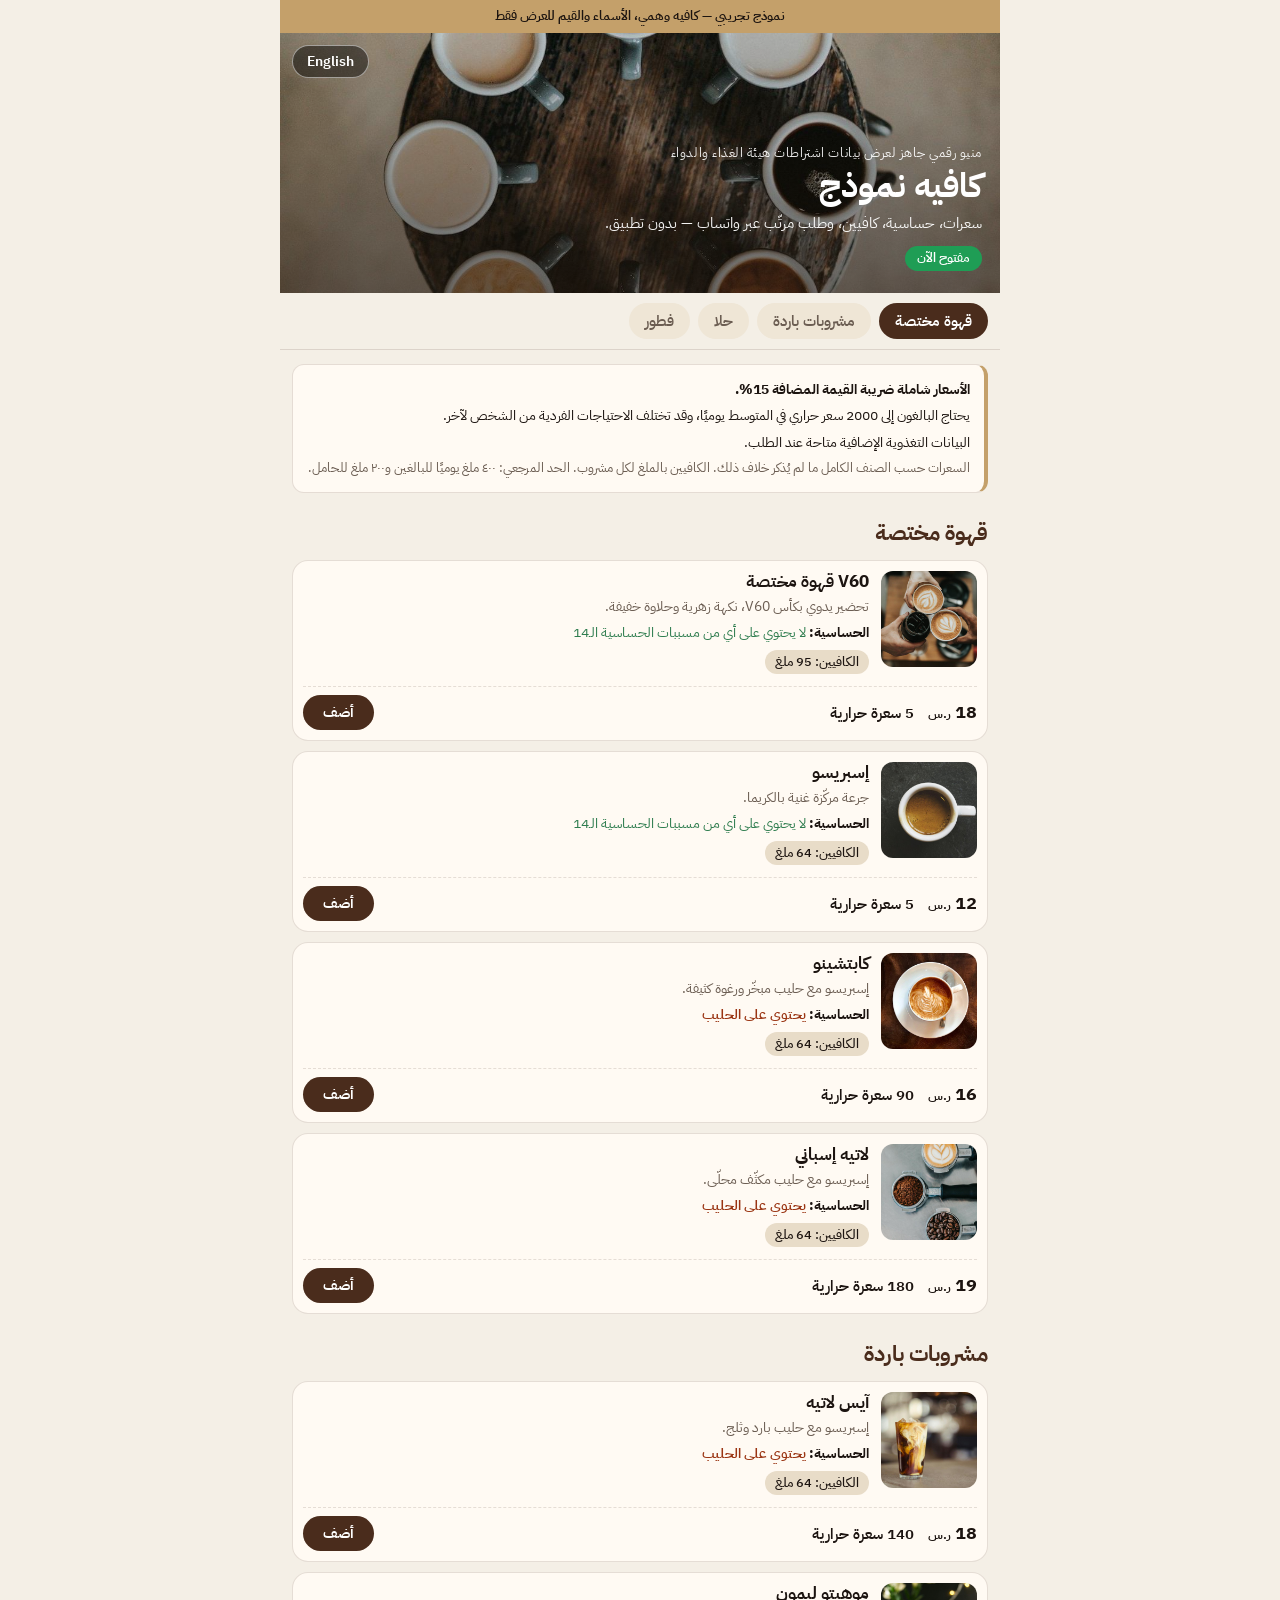
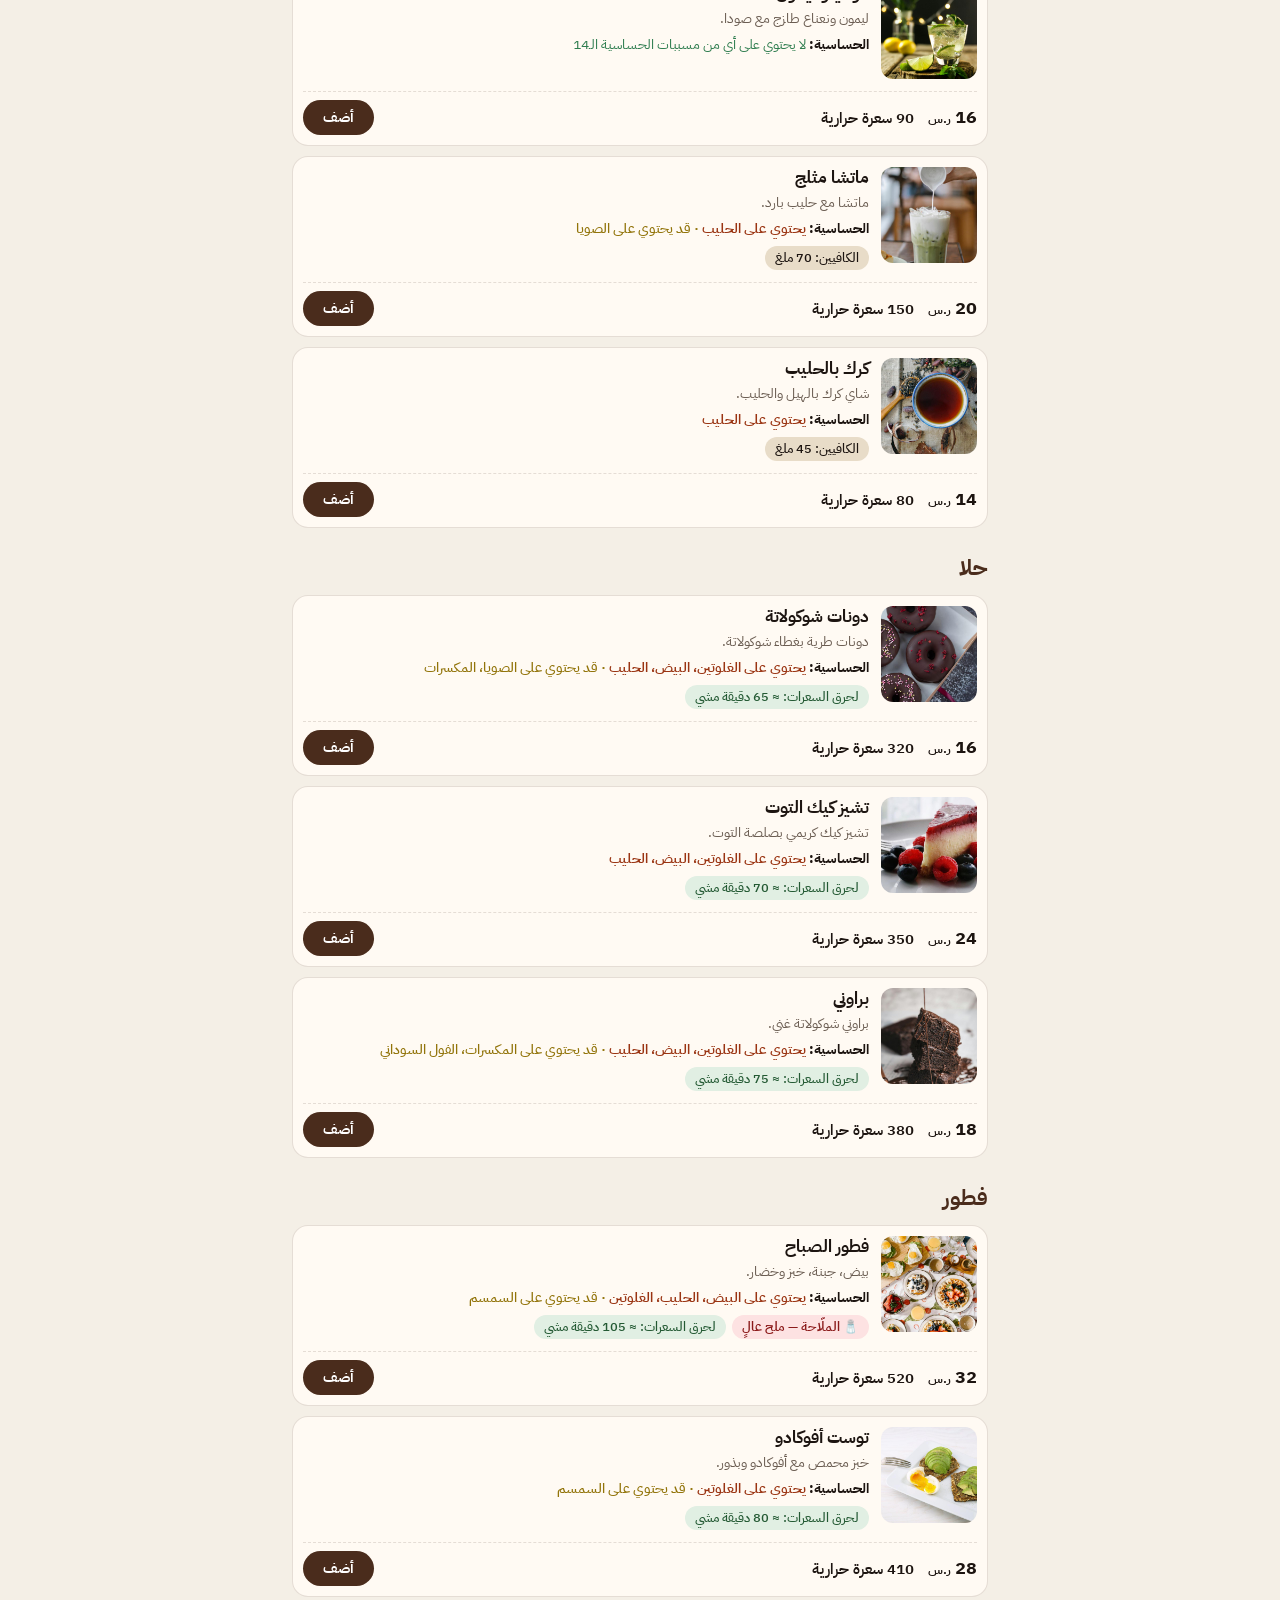
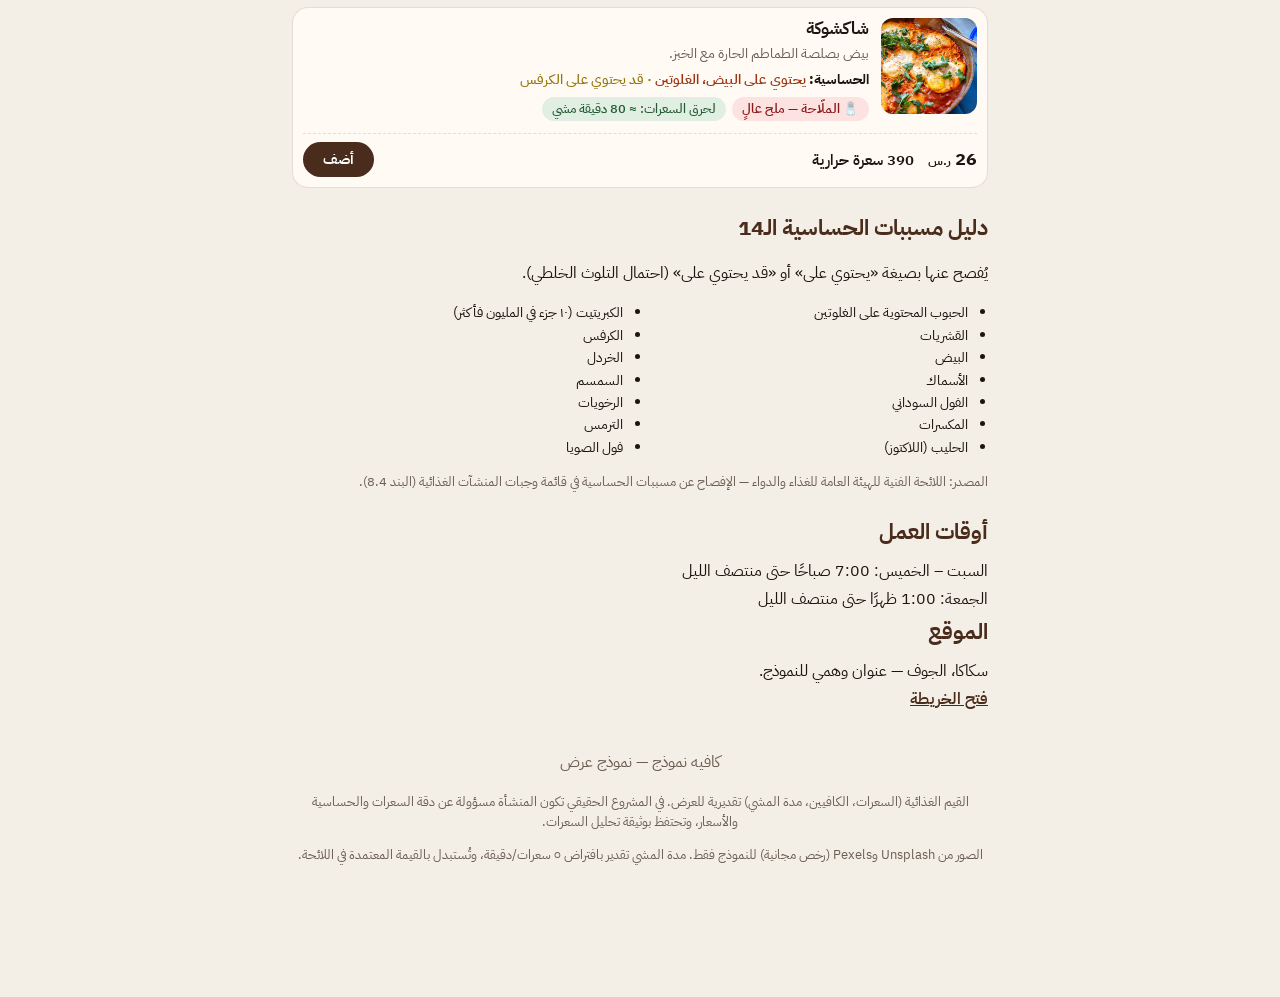
<file: cafe-demo/index.html>
<!DOCTYPE html>
<html lang="ar" dir="rtl">
<head>
  <meta charset="utf-8">
  <meta name="viewport" content="width=device-width, initial-scale=1, viewport-fit=cover">
  <meta name="theme-color" content="#2a1b13">
  <meta name="robots" content="noindex">
  <meta name="description" content="نموذج حي لمنيو رقمي QR بحقول اشتراطات هيئة الغذاء والدواء مع طلب عبر واتساب — منشأة وهمية.">
  <title>كافيه نموذج — منيو رقمي بحقول الغذاء والدواء (نموذج)</title>
  <link rel="icon" href="../favicon.svg" type="image/svg+xml">
  <link rel="preconnect" href="https://fonts.googleapis.com">
  <link rel="preconnect" href="https://fonts.gstatic.com" crossorigin>
  <link href="https://fonts.googleapis.com/css2?family=IBM+Plex+Sans+Arabic:wght@400;500;600;700&family=IBM+Plex+Sans:wght@400;500;600;700&display=swap" rel="stylesheet">
  <link rel="stylesheet" href="css/styles.css">
</head>
<body>
  <div id="app"></div>
  <script src="../js/images-1.js"></script>
  <script src="../js/images-2.js"></script>
  <script src="../js/images-3.js"></script>
  <script src="js/app.js"></script>
</body>
</html>
</file>
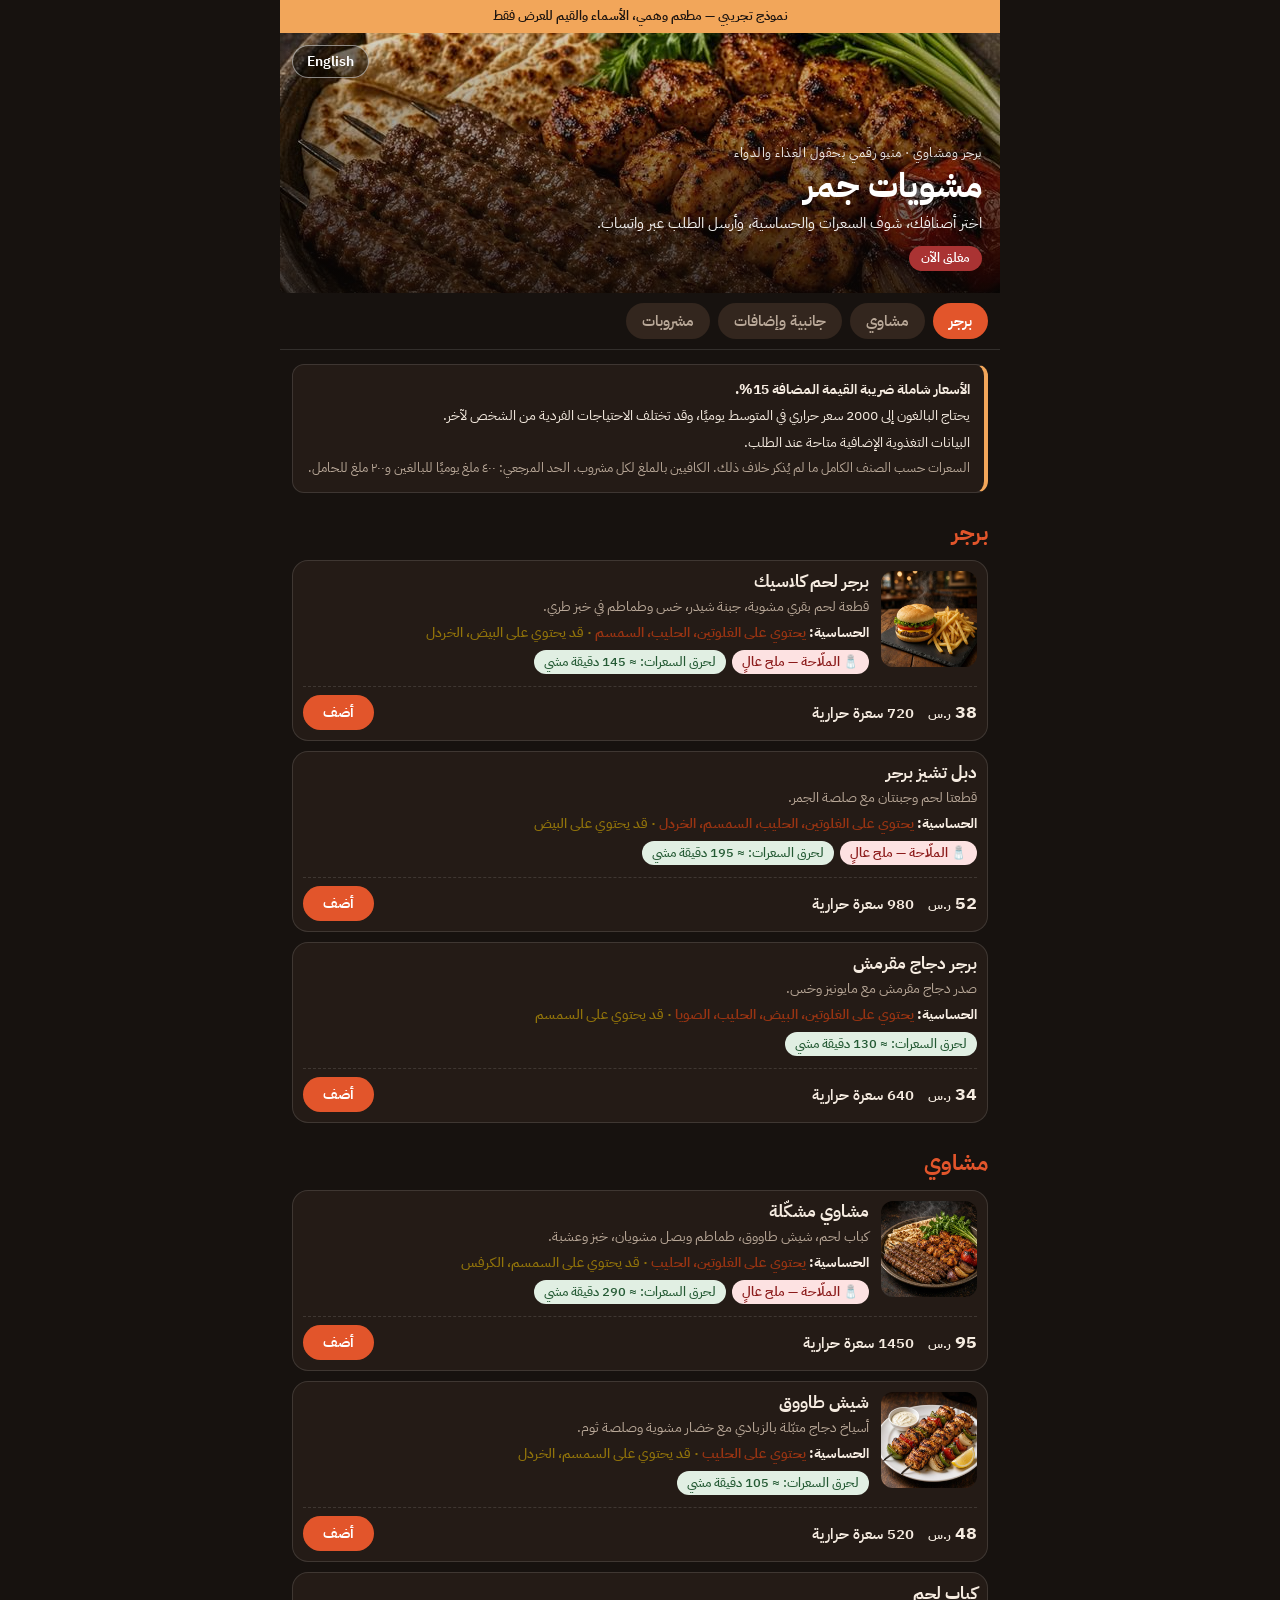
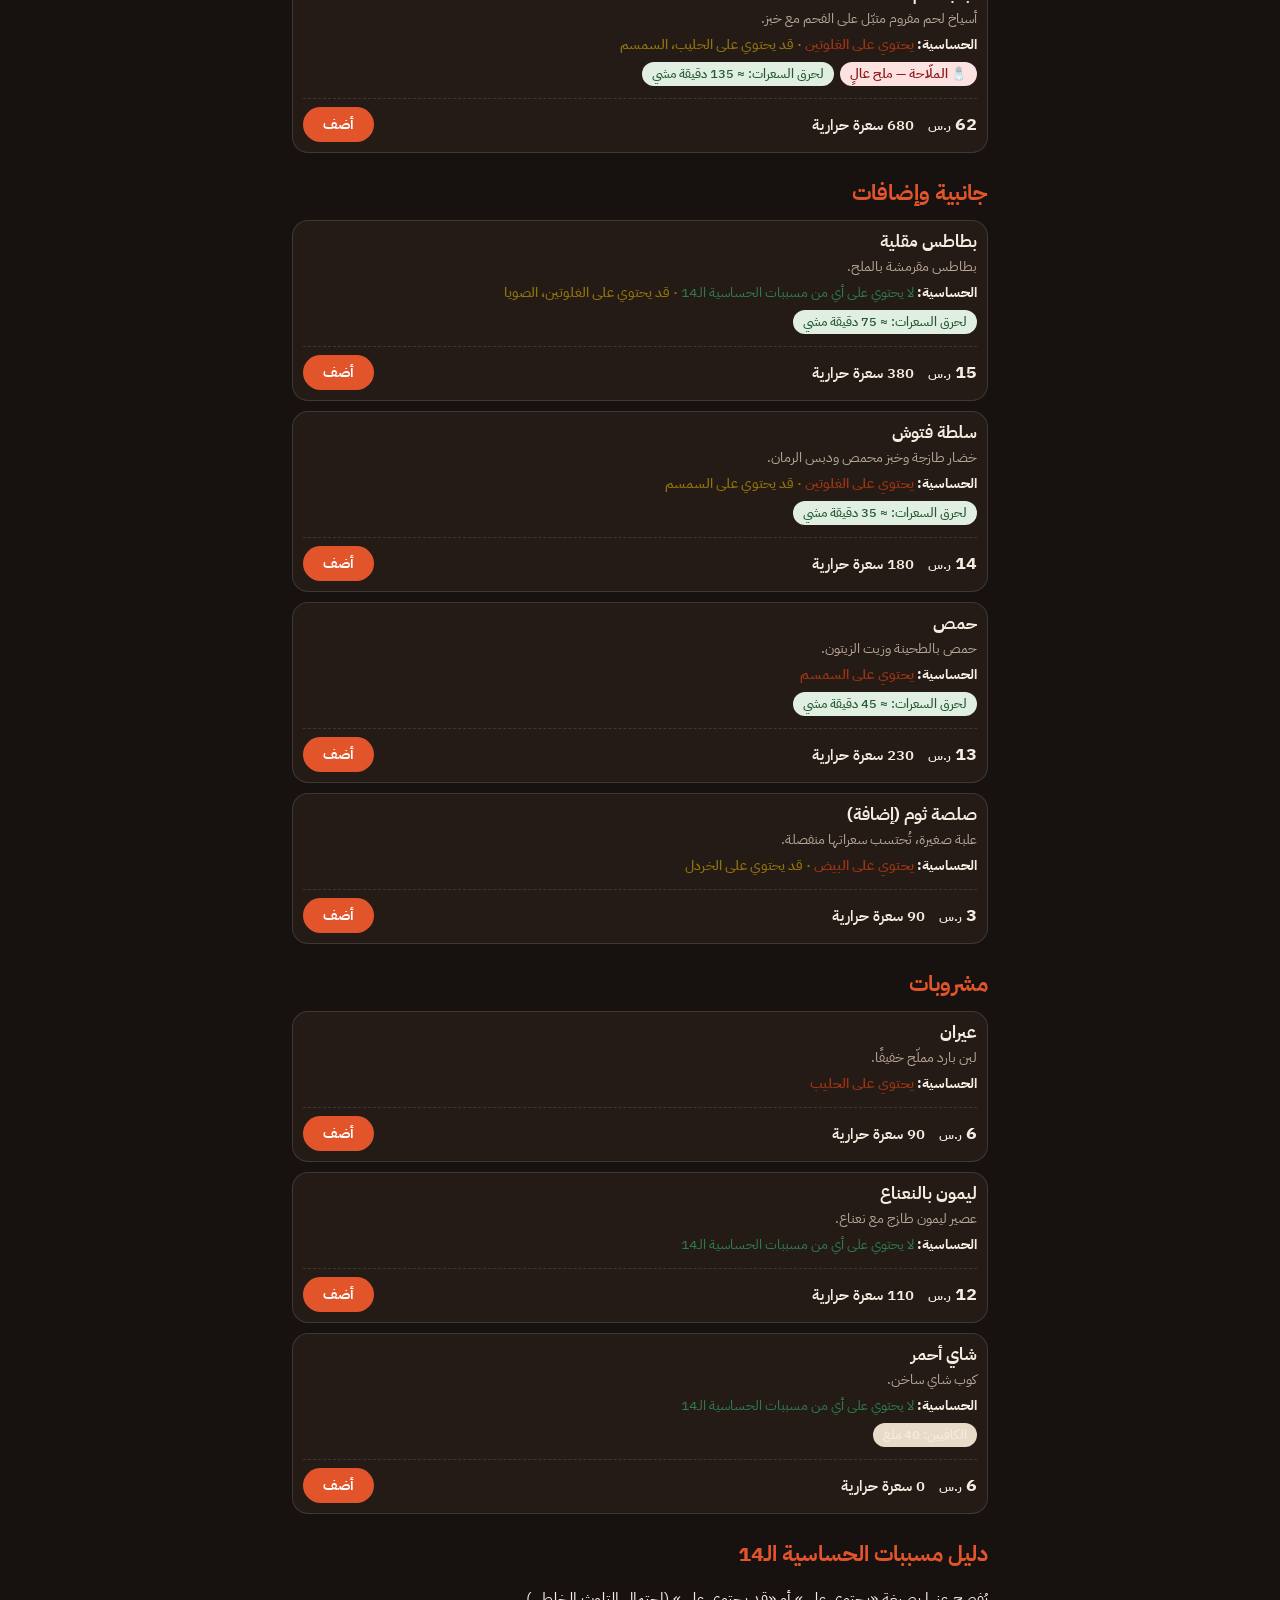
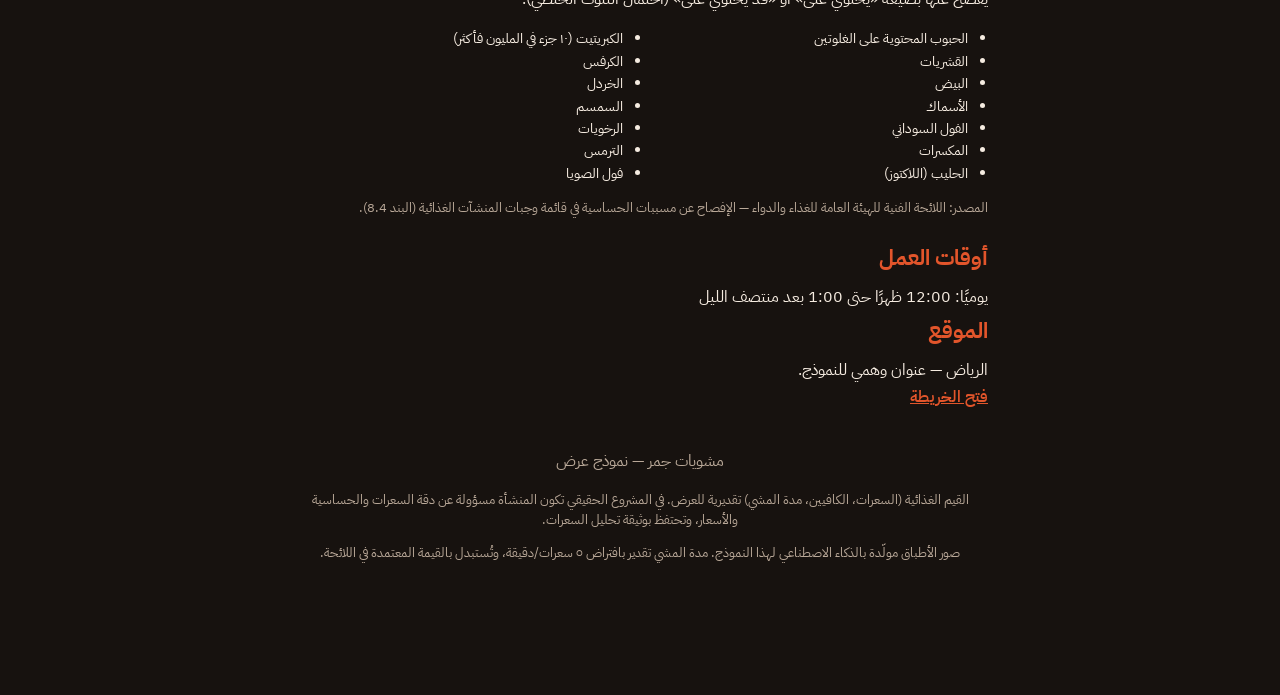
<file: grill-demo/index.html>
<!DOCTYPE html>
<html lang="ar" dir="rtl">
<head>
  <meta charset="utf-8">
  <meta name="viewport" content="width=device-width, initial-scale=1, viewport-fit=cover">
  <meta name="theme-color" content="#17120f">
  <meta name="robots" content="noindex">
  <meta name="description" content="نموذج حي لمنيو رقمي QR بحقول اشتراطات هيئة الغذاء والدواء مع طلب عبر واتساب — منشأة وهمية.">
  <title>مشويات جمر — منيو رقمي بحقول الغذاء والدواء (نموذج)</title>
  <link rel="icon" href="../favicon.svg" type="image/svg+xml">
  <link rel="preconnect" href="https://fonts.googleapis.com">
  <link rel="preconnect" href="https://fonts.gstatic.com" crossorigin>
  <link href="https://fonts.googleapis.com/css2?family=IBM+Plex+Sans+Arabic:wght@400;500;600;700&family=IBM+Plex+Sans:wght@400;500;600;700&display=swap" rel="stylesheet">
  <link rel="stylesheet" href="css/styles.css">
</head>
<body>
  <div id="app"></div>
  <script src="js/images.js"></script>
  <script src="js/app.js"></script>
</body>
</html>
</file>
<file: cafe-demo/css/styles.css>
:root{--bg:#f4efe6;--card:#fffaf3;--ink:#1c1410;--muted:#6b5d52;--accent:#4a2c1c;--accent-ink:#fff;--accent2:#c4a06a;--line:rgba(74,44,28,.14);--wa:#128c7e;--hero-shade:rgba(20,12,8,.55);--chip-bg:#efe6d6;--field:#fff;--font:"IBM Plex Sans Arabic","IBM Plex Sans","Tajawal","Noto Sans Arabic","Segoe UI",Tahoma,sans-serif}
*{box-sizing:border-box}html{scroll-behavior:smooth;scroll-padding-top:64px}
body{margin:0;background:var(--bg);color:var(--ink);font-family:var(--font);line-height:1.6;-webkit-text-size-adjust:100%}
#app{max-width:720px;margin:0 auto;background:var(--bg);min-height:100vh;position:relative;padding-bottom:90px}
.demo-banner{background:var(--accent2);color:#1c1410;text-align:center;font-size:13px;font-weight:600;padding:6px 12px}
.hero{position:relative;min-height:260px;color:#fff;display:flex;align-items:flex-end;overflow:hidden;background:var(--accent)}
.hero-img{position:absolute;inset:0;width:100%;height:100%;object-fit:cover}
.hero-shade{position:absolute;inset:0;background:linear-gradient(180deg,rgba(0,0,0,.15),var(--hero-shade))}
.hero-in{position:relative;padding:20px 18px 22px}
.kicker{margin:0;font-size:13px;letter-spacing:.04em;opacity:.9}
.hero h1{margin:2px 0 4px;font-size:34px;line-height:1.2}
.lead{margin:0 0 10px;font-size:15px;opacity:.95;max-width:34em}
.open{display:inline-block;font-size:13px;padding:2px 12px;border-radius:20px;font-weight:600}
.open.yes{background:#1f9d55}.open.no{background:#a33}
.lang{position:absolute;top:12px;inset-inline-end:12px;z-index:2;background:rgba(0,0,0,.45);color:#fff;border:1px solid rgba(255,255,255,.5);border-radius:20px;padding:5px 14px;font:600 14px var(--font);cursor:pointer}
.cats{position:sticky;top:0;z-index:5;display:flex;gap:8px;overflow-x:auto;padding:10px 12px;background:var(--bg);border-bottom:1px solid var(--line);scrollbar-width:none}
.cats::-webkit-scrollbar{display:none}
.cats a{white-space:nowrap;text-decoration:none;color:var(--muted);background:var(--chip-bg);padding:6px 16px;border-radius:20px;font-size:15px;font-weight:600}
.cats a.on{background:var(--accent);color:var(--accent-ink)}
main{padding:0 12px}
.notice{margin:14px 0 4px;background:var(--card);border:1px solid var(--line);border-inline-start:4px solid var(--accent2);border-radius:12px;padding:10px 14px;font-size:14px}
.notice p{margin:4px 0}.small{font-size:12.5px;color:var(--muted)}.ar-note{font-size:13px;color:var(--muted)}
.sec{margin-top:22px}.sec>h2{font-size:22px;margin:0 0 10px;color:var(--accent)}
.item{display:grid;grid-template-columns:96px 1fr;gap:12px;background:var(--card);border:1px solid var(--line);border-radius:16px;padding:10px;margin-bottom:10px;align-items:start}
.item.no-img{grid-template-columns:1fr}
.thumb{width:96px;height:96px;border-radius:12px;object-fit:cover;background:var(--chip-bg)}
.item h3{margin:0;font-size:17px;line-height:1.35}
.desc{margin:2px 0 4px;font-size:14px;color:var(--muted)}
.allergen{margin:4px 0 0;font-size:13.5px}.al-yes{font-weight:600;color:#9a3412}.al-may{color:#92740a;font-weight:500}.al-none{color:#2f7d4f}
.chips{display:flex;flex-wrap:wrap;gap:6px;margin-top:6px}
.chip{font-size:12.5px;padding:2px 10px;border-radius:12px;background:var(--chip-bg);font-weight:500}
.chip-caf{background:#e8dcc8}.chip-salt{background:#fde2e2;color:#8b1a1a;font-weight:600}.chip-act{background:#e1efe3;color:#245a34}
.side{grid-column:1/-1;display:flex;align-items:center;justify-content:space-between;gap:10px;border-top:1px dashed var(--line);padding-top:8px}
.pk{display:flex;align-items:baseline;gap:14px;flex-wrap:wrap}
.price{font-size:18px;font-weight:700;white-space:nowrap}.price small{font-size:13px;font-weight:600}
.kcal{font-size:15px;font-weight:600;color:var(--ink);white-space:nowrap}.kcal small{font-size:11.5px;font-weight:400;color:var(--muted);white-space:normal}
.add{border:0;background:var(--accent);color:var(--accent-ink);font:700 14px var(--font);padding:7px 20px;border-radius:20px;cursor:pointer}
.stepper{display:inline-flex;align-items:center;gap:2px;background:var(--chip-bg);border-radius:20px;padding:2px}
.stepper button{width:32px;height:32px;border:0;border-radius:50%;background:var(--accent);color:var(--accent-ink);font:700 18px var(--font);cursor:pointer;line-height:1}
.stepper span{min-width:26px;text-align:center;font-weight:700}
.legend ul{columns:2;padding-inline-start:20px;font-size:14px;margin:6px 0}
.info p{margin:2px 0}.link{color:var(--accent);font-weight:600}
.foot{padding:20px 16px 30px;text-align:center;color:var(--muted)}
.cartbar{position:fixed;bottom:12px;left:50%;transform:translateX(-50%);width:min(696px,calc(100% - 24px));display:flex;align-items:center;justify-content:space-between;gap:10px;border:0;background:var(--wa);color:#fff;border-radius:16px;padding:13px 18px;font:700 16px var(--font);box-shadow:0 8px 24px rgba(0,0,0,.28);cursor:pointer;z-index:20}
.cnt{background:#fff;color:var(--wa);border-radius:12px;min-width:26px;padding:0 8px;text-align:center}
.sheet-bd,.modal-bd{position:fixed;inset:0;background:rgba(0,0,0,.5);z-index:30}
.sheet{position:fixed;z-index:31;bottom:0;left:50%;transform:translateX(-50%);width:min(720px,100%);max-height:92vh;overflow:auto;background:var(--card);border-radius:22px 22px 0 0;padding:10px 16px 18px}
.grab{width:42px;height:4px;border-radius:2px;background:var(--line);margin:0 auto 8px}
.sheet-head{display:flex;justify-content:space-between;align-items:center}.sheet-head h2{margin:0;font-size:20px}
.x{border:0;background:var(--chip-bg);width:34px;height:34px;border-radius:50%;font-size:15px;cursor:pointer;color:var(--ink)}
.line{display:grid;grid-template-columns:1fr auto 64px;gap:8px;align-items:center;padding:8px 0;border-bottom:1px solid var(--line)}
.ln small{display:block;color:var(--muted)}.lt{text-align:end;font-weight:700}.empty{color:var(--muted);text-align:center}
.form{display:grid;gap:8px;margin:12px 0}
.form input,.form textarea{width:100%;border:1px solid var(--line);border-radius:12px;padding:10px 12px;font:15px var(--font);background:var(--field);color:var(--ink)}
.seg{display:grid;grid-template-columns:1fr 1fr;gap:6px}.seg button{border:1px solid var(--line);background:var(--field);border-radius:12px;padding:9px;font:600 15px var(--font);cursor:pointer;color:var(--ink)}
.seg button.on{background:var(--accent);color:var(--accent-ink);border-color:var(--accent)}
.totals{border-top:1px dashed var(--line);padding-top:10px}.totals div{display:flex;justify-content:space-between;font-size:17px}.totals small{color:var(--muted)}
.send{display:block;width:100%;margin-top:12px;text-align:center;border:0;background:var(--wa);color:#fff;border-radius:14px;padding:13px;font:700 16px var(--font);cursor:pointer;text-decoration:none}
.send:disabled{opacity:.45}.demo-hint{font-size:12.5px;color:var(--muted);text-align:center;margin:6px 0 0}
.modal{position:fixed;z-index:41;top:50%;left:50%;transform:translate(-50%,-50%);width:min(520px,calc(100% - 28px));max-height:86vh;overflow:auto;background:var(--card);border-radius:18px;padding:16px}.modal-bd{z-index:40}
.modal h3{margin:0 0 8px}.modal pre{white-space:pre-wrap;background:var(--field);color:var(--ink);border:1px solid var(--line);border-radius:12px;padding:10px;font:14px/1.7 var(--font);direction:inherit;margin:0 0 8px}
.modal-actions{display:grid;gap:8px}.ghost{border:1px solid var(--line);background:var(--field);border-radius:14px;padding:11px;font:600 15px var(--font);cursor:pointer;color:var(--ink)}
@media(max-width:380px){.item{grid-template-columns:78px 1fr}.thumb{width:78px;height:78px}.legend ul{columns:1}}
</file>
<file: grill-demo/css/styles.css>
:root{--bg:#f4efe6;--card:#fffaf3;--ink:#1c1410;--muted:#6b5d52;--accent:#4a2c1c;--accent-ink:#fff;--accent2:#c4a06a;--line:rgba(74,44,28,.14);--wa:#128c7e;--hero-shade:rgba(20,12,8,.55);--chip-bg:#efe6d6;--field:#fff;--font:"IBM Plex Sans Arabic","IBM Plex Sans","Tajawal","Noto Sans Arabic","Segoe UI",Tahoma,sans-serif}
*{box-sizing:border-box}html{scroll-behavior:smooth;scroll-padding-top:64px}
body{margin:0;background:var(--bg);color:var(--ink);font-family:var(--font);line-height:1.6;-webkit-text-size-adjust:100%}
#app{max-width:720px;margin:0 auto;background:var(--bg);min-height:100vh;position:relative;padding-bottom:90px}
.demo-banner{background:var(--accent2);color:#1c1410;text-align:center;font-size:13px;font-weight:600;padding:6px 12px}
.hero{position:relative;min-height:260px;color:#fff;display:flex;align-items:flex-end;overflow:hidden;background:var(--accent)}
.hero-img{position:absolute;inset:0;width:100%;height:100%;object-fit:cover}
.hero-shade{position:absolute;inset:0;background:linear-gradient(180deg,rgba(0,0,0,.15),var(--hero-shade))}
.hero-in{position:relative;padding:20px 18px 22px}
.kicker{margin:0;font-size:13px;letter-spacing:.04em;opacity:.9}
.hero h1{margin:2px 0 4px;font-size:34px;line-height:1.2}
.lead{margin:0 0 10px;font-size:15px;opacity:.95;max-width:34em}
.open{display:inline-block;font-size:13px;padding:2px 12px;border-radius:20px;font-weight:600}
.open.yes{background:#1f9d55}.open.no{background:#a33}
.lang{position:absolute;top:12px;inset-inline-end:12px;z-index:2;background:rgba(0,0,0,.45);color:#fff;border:1px solid rgba(255,255,255,.5);border-radius:20px;padding:5px 14px;font:600 14px var(--font);cursor:pointer}
.cats{position:sticky;top:0;z-index:5;display:flex;gap:8px;overflow-x:auto;padding:10px 12px;background:var(--bg);border-bottom:1px solid var(--line);scrollbar-width:none}
.cats::-webkit-scrollbar{display:none}
.cats a{white-space:nowrap;text-decoration:none;color:var(--muted);background:var(--chip-bg);padding:6px 16px;border-radius:20px;font-size:15px;font-weight:600}
.cats a.on{background:var(--accent);color:var(--accent-ink)}
main{padding:0 12px}
.notice{margin:14px 0 4px;background:var(--card);border:1px solid var(--line);border-inline-start:4px solid var(--accent2);border-radius:12px;padding:10px 14px;font-size:14px}
.notice p{margin:4px 0}.small{font-size:12.5px;color:var(--muted)}.ar-note{font-size:13px;color:var(--muted)}
.sec{margin-top:22px}.sec>h2{font-size:22px;margin:0 0 10px;color:var(--accent)}
.item{display:grid;grid-template-columns:96px 1fr;gap:12px;background:var(--card);border:1px solid var(--line);border-radius:16px;padding:10px;margin-bottom:10px;align-items:start}
.item.no-img{grid-template-columns:1fr}
.thumb{width:96px;height:96px;border-radius:12px;object-fit:cover;background:var(--chip-bg)}
.item h3{margin:0;font-size:17px;line-height:1.35}
.desc{margin:2px 0 4px;font-size:14px;color:var(--muted)}
.allergen{margin:4px 0 0;font-size:13.5px}.al-yes{font-weight:600;color:#9a3412}.al-may{color:#92740a;font-weight:500}.al-none{color:#2f7d4f}
.chips{display:flex;flex-wrap:wrap;gap:6px;margin-top:6px}
.chip{font-size:12.5px;padding:2px 10px;border-radius:12px;background:var(--chip-bg);font-weight:500}
.chip-caf{background:#e8dcc8}.chip-salt{background:#fde2e2;color:#8b1a1a;font-weight:600}.chip-act{background:#e1efe3;color:#245a34}
.side{grid-column:1/-1;display:flex;align-items:center;justify-content:space-between;gap:10px;border-top:1px dashed var(--line);padding-top:8px}
.pk{display:flex;align-items:baseline;gap:14px;flex-wrap:wrap}
.price{font-size:18px;font-weight:700;white-space:nowrap}.price small{font-size:13px;font-weight:600}
.kcal{font-size:15px;font-weight:600;color:var(--ink);white-space:nowrap}.kcal small{font-size:11.5px;font-weight:400;color:var(--muted);white-space:normal}
.add{border:0;background:var(--accent);color:var(--accent-ink);font:700 14px var(--font);padding:7px 20px;border-radius:20px;cursor:pointer}
.stepper{display:inline-flex;align-items:center;gap:2px;background:var(--chip-bg);border-radius:20px;padding:2px}
.stepper button{width:32px;height:32px;border:0;border-radius:50%;background:var(--accent);color:var(--accent-ink);font:700 18px var(--font);cursor:pointer;line-height:1}
.stepper span{min-width:26px;text-align:center;font-weight:700}
.legend ul{columns:2;padding-inline-start:20px;font-size:14px;margin:6px 0}
.info p{margin:2px 0}.link{color:var(--accent);font-weight:600}
.foot{padding:20px 16px 30px;text-align:center;color:var(--muted)}
.cartbar{position:fixed;bottom:12px;left:50%;transform:translateX(-50%);width:min(696px,calc(100% - 24px));display:flex;align-items:center;justify-content:space-between;gap:10px;border:0;background:var(--wa);color:#fff;border-radius:16px;padding:13px 18px;font:700 16px var(--font);box-shadow:0 8px 24px rgba(0,0,0,.28);cursor:pointer;z-index:20}
.cnt{background:#fff;color:var(--wa);border-radius:12px;min-width:26px;padding:0 8px;text-align:center}
.sheet-bd,.modal-bd{position:fixed;inset:0;background:rgba(0,0,0,.5);z-index:30}
.sheet{position:fixed;z-index:31;bottom:0;left:50%;transform:translateX(-50%);width:min(720px,100%);max-height:92vh;overflow:auto;background:var(--card);border-radius:22px 22px 0 0;padding:10px 16px 18px}
.grab{width:42px;height:4px;border-radius:2px;background:var(--line);margin:0 auto 8px}
.sheet-head{display:flex;justify-content:space-between;align-items:center}.sheet-head h2{margin:0;font-size:20px}
.x{border:0;background:var(--chip-bg);width:34px;height:34px;border-radius:50%;font-size:15px;cursor:pointer;color:var(--ink)}
.line{display:grid;grid-template-columns:1fr auto 64px;gap:8px;align-items:center;padding:8px 0;border-bottom:1px solid var(--line)}
.ln small{display:block;color:var(--muted)}.lt{text-align:end;font-weight:700}.empty{color:var(--muted);text-align:center}
.form{display:grid;gap:8px;margin:12px 0}
.form input,.form textarea{width:100%;border:1px solid var(--line);border-radius:12px;padding:10px 12px;font:15px var(--font);background:var(--field);color:var(--ink)}
.seg{display:grid;grid-template-columns:1fr 1fr;gap:6px}.seg button{border:1px solid var(--line);background:var(--field);border-radius:12px;padding:9px;font:600 15px var(--font);cursor:pointer;color:var(--ink)}
.seg button.on{background:var(--accent);color:var(--accent-ink);border-color:var(--accent)}
.totals{border-top:1px dashed var(--line);padding-top:10px}.totals div{display:flex;justify-content:space-between;font-size:17px}.totals small{color:var(--muted)}
.send{display:block;width:100%;margin-top:12px;text-align:center;border:0;background:var(--wa);color:#fff;border-radius:14px;padding:13px;font:700 16px var(--font);cursor:pointer;text-decoration:none}
.send:disabled{opacity:.45}.demo-hint{font-size:12.5px;color:var(--muted);text-align:center;margin:6px 0 0}
.modal{position:fixed;z-index:41;top:50%;left:50%;transform:translate(-50%,-50%);width:min(520px,calc(100% - 28px));max-height:86vh;overflow:auto;background:var(--card);border-radius:18px;padding:16px}.modal-bd{z-index:40}
.modal h3{margin:0 0 8px}.modal pre{white-space:pre-wrap;background:var(--field);color:var(--ink);border:1px solid var(--line);border-radius:12px;padding:10px;font:14px/1.7 var(--font);direction:inherit;margin:0 0 8px}
.modal-actions{display:grid;gap:8px}.ghost{border:1px solid var(--line);background:var(--field);border-radius:14px;padding:11px;font:600 15px var(--font);cursor:pointer;color:var(--ink)}
@media(max-width:380px){.item{grid-template-columns:78px 1fr}.thumb{width:78px;height:78px}.legend ul{columns:1}}
</file>
